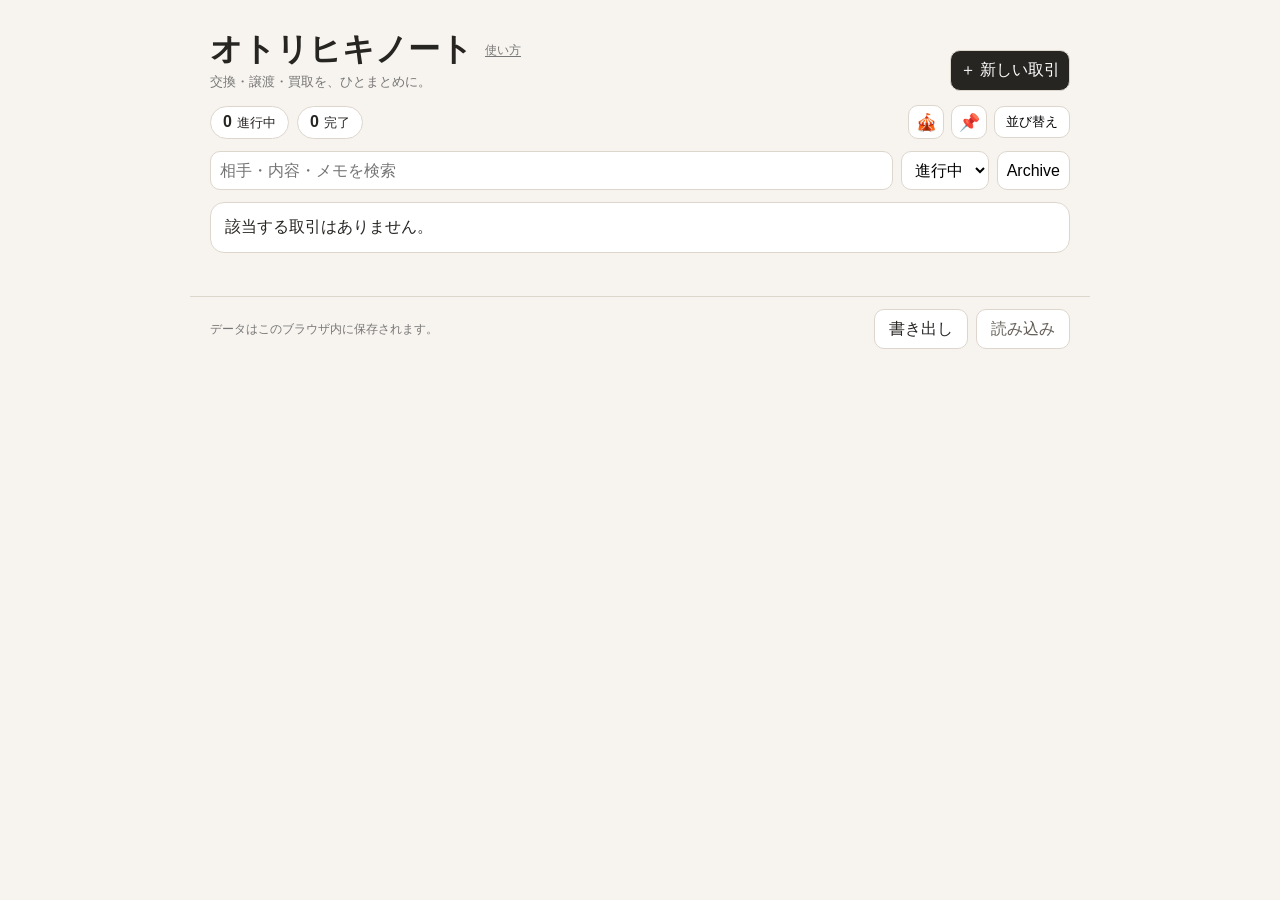
<file: index.html>
<!DOCTYPE html>
<html lang="ja">
 <head>
  <meta charset="utf-8"/>
  <meta content="width=device-width,initial-scale=1" name="viewport"/>
  <title>
   オトリヒキノート
  </title>
  <link href="./favicon.png" rel="icon" type="image/png"/>
  <link href="./favicon.ico" rel="icon"/>
  <link href="./apple-touch-icon.png" rel="apple-touch-icon"/>
  <link href="styles.css?v=101tag" rel="stylesheet"/>
 </head>
 <body>
  <header>
   <div class="title-block">
    <div class="title-row">
     <h1>
      オトリヒキノート
     </h1>
     <button class="help-link" id="helpBtn" type="button">
      使い方
     </button>
    </div>
    <small>
     交換・譲渡・買取を、ひとまとめに。
    </small>
   </div>
   <button id="new">
    ＋ 新しい取引
   </button>
  </header>
  <main>
   <div class="summary-row">
    <div id="stats">
    </div>
    <div class="summary-actions">
     <button aria-label="イベント表示" id="eventModeBtn" title="イベント表示" type="button">
      🎪
     </button>
     <button aria-label="長期表示" id="longModeBtn" title="長期表示" type="button">
      📌
     </button>
     <button id="reorderBtn" type="button">
      並び替え
     </button>
    </div>
   </div>
   <div class="event-hint hide" id="eventHint">
    手渡しの取引だけを簡易表示します。「完了」を受け渡し済みとして扱います。
   </div>
   <div class="event-hint hide" id="longHint">
    「長期」に設定した取引だけを表示します。
   </div>
   <div class="tools">
    <input id="q" placeholder="相手・内容・メモを検索"/>
    <select id="filter">
     <option value="active">
      進行中
     </option>
     <option value="done">
      完了
     </option>
     <option value="all">
      すべて
     </option>
    </select>
    <button class="hide" id="bulkArchive" type="button">
     完了分をArchive
    </button>
    <button id="archives">
     Archive
    </button>
   </div>
   <div id="tagFilterWrap" class="tag-filter-wrap hide">
    <button id="tagFilterToggle" class="tag-filter-toggle" type="button" aria-expanded="false">
     🏷️ タグで絞り込み
    </button>
    <div id="tagFilterPanel" class="tag-filter-panel hide">
     <div id="tagFilterChips" class="tag-filter-chips"></div>
     <button id="clearTagFilter" class="tag-filter-clear hide" type="button">絞り込み解除</button>
    </div>
   </div>
   <div id="cards">
   </div>
  </main>
  <dialog class="help-dialog" id="helpDlg">
   <div class="dialog-head">
    <h2>
     使い方・ヘルプ
    </h2>
    <button aria-label="閉じる" class="closebtn" id="closeHelp" type="button">
     ×
    </button>
   </div>
   <div class="help-body">
    <p>
     <strong>
      オトリヒキノート
     </strong>
     は、X（Twitter）などでのグッズ交換・譲渡・買取を管理するためのWebアプリです。
    </p>
    <p>
     <strong>
      基本の使い方
     </strong>
     <br/>
     「新しい取引」から登録し、進行に合わせて一覧のステータスを変更します。完了した取引はArchiveへ移動できます。必要に応じて並び替えや検索も利用できます。
    </p>
    <p>
     <strong>
      表示切り替え
     </strong>
     <br/>
     🎪 はイベント表示、📌 は長期表示です。もう一度押すと通常表示に戻ります。
    </p>
    <p>
     <strong>
      データについて
     </strong>
     <br/>
     登録データはこのブラウザ内に保存されます。制作者側のサーバーには送信されません。ブラウザのサイトデータを削除すると消える場合があるため、必要に応じて「書き出し」でバックアップしてください。
    </p>
    <p>
     <strong>
      詳しい使い方
     </strong>
     <br/>
     <a href="./README.html" rel="noopener noreferrer" target="_blank">
      README.htmlを見る
     </a>
    </p>
    <p>
     <strong>
      不具合・お問い合わせ
     </strong>
     <br/>
     X：
     <a href="https://x.com/uznim05" rel="noopener noreferrer" target="_blank">
      @uznim05
     </a>
     <br/>
     X：
     <a href="https://x.com/s_renge" rel="noopener noreferrer" target="_blank">
      @s_renge
     </a>
    </p>
   </div>
  </dialog>
  <dialog id="dlg">
   <form method="dialog">
    <div class="dialog-head">
     <div>
      <h2 id="title">
       新しい取引
      </h2>
      <div class="registered-at hide" id="registeredAt">
      </div>
     </div>
     <button aria-label="閉じる" class="closebtn" id="closeDlg" type="button">
      ×
     </button>
    </div>
    <input id="id" type="hidden"/>
    <div class="grid">
     <label>
      取引種別
      <select id="type">
       <option>
        交換
       </option>
       <option>
        譲渡
       </option>
       <option>
        買取
       </option>
      </select>
     </label>
     <label>
      受け渡し
      <select id="delivery">
       <option>
        郵送
       </option>
       <option>
        手渡し
       </option>
      </select>
     </label>
     <label class="check long-check">
      <input id="longTerm" type="checkbox"/>
      長期のお取引
     </label>
     <div class="long-schedule hide" id="longSchedule">
      <label>
       予定年
       <input id="longYear" inputmode="numeric" maxlength="4" placeholder="例 2027" type="text"/>
      </label>
      <label>
       予定月
       <select id="longMonth">
        <option value="">未定</option>
        <option value="1">1月</option>
        <option value="2">2月</option>
        <option value="3">3月</option>
        <option value="4">4月</option>
        <option value="5">5月</option>
        <option value="6">6月</option>
        <option value="7">7月</option>
        <option value="8">8月</option>
        <option value="9">9月</option>
        <option value="10">10月</option>
        <option value="11">11月</option>
        <option value="12">12月</option>
       </select>
      </label>
      <label>
       時期
       <select id="longPeriod">
        <option value="">未定</option>
        <option>上旬</option>
        <option>中旬</option>
        <option>下旬</option>
       </select>
      </label>
     </div>
     <label>
      ステータス
      <select id="status">
      </select>
     </label>
     <label>
      相手の表示名
      <input id="name"/>
     </label>
     <label>
      X ID
      <input id="xid" placeholder="@example"/>
     </label>
    </div>
    <label>
     取引内容
     <textarea id="items" rows="3"></textarea>
    </label>
    <div class="grid" id="postal">
     <label>
      自分の発送日
      <span class="date-wrap">
       <input id="myShip" type="date"/>
      </span>
     </label>
     <label>
      相手の発送日
      <span class="date-wrap">
       <input id="theirShip" type="date"/>
      </span>
     </label>
     <label>
      発送方法
      <input id="shipping"/>
      <div aria-label="発送方法の候補" class="shipping-chips">
       <button class="ship-chip" data-ship="普通郵便" type="button">
        普通郵便
       </button>
       <button class="ship-chip" data-ship="クリックポスト" type="button">
        クリックポスト
       </button>
       <button class="ship-chip" data-ship="ゆうパケット" type="button">
        ゆうパケット
       </button>
       <button class="ship-chip" data-ship="レターパック" type="button">
        レターパック
       </button>
       <button class="ship-chip" data-ship="宅急便" type="button">
        宅急便
       </button>
      </div>
     </label>
     <label>
      追跡番号
      <input id="tracking"/>
     </label>
    </div>
    <div class="grid hide" id="meet">
     <label>
      手渡し日
      <span class="date-wrap">
       <input id="meetDate" type="date"/>
      </span>
     </label>
     <label>
      手渡し時間（任意）
      <input aria-describedby="meetTimeError" id="meetTime" inputmode="numeric" placeholder="例 1400 → 14:00" type="text"/>
      <span class="field-error hide" id="meetTimeError">「1400」「930」「14」「14:30」などで入力してください。</span>
     </label>
     <label>
      手渡し場所
      <input id="meetPlace"/>
     </label>
    </div>
    <div id="money">
     <div class="grid">
      <label>
       商品代
       <input id="price" inputmode="numeric"/>
      </label>
      <label>
       送料
       <input id="postage" inputmode="numeric"/>
      </label>
     </div>
     <label class="check">
      <input id="paid" type="checkbox"/>
      支払い済み
     </label>
    </div>
    <label class="check" id="address">
     <input id="addressExchanged" type="checkbox"/>
     住所交換済み
    </label>
    <div class="tag-editor-wrap compact-tag-editor">
     <div class="tag-editor-head">
      <span>タグ</span>
      <button id="addTagBtn" type="button">＋ タグ追加</button>
     </div>
     <div id="selectedTagChips" class="selected-tag-chips"></div>
     <div id="tagComposer" class="tag-composer hide">
      <input id="tagComposerName" maxlength="40" placeholder="タグ名">
      <select id="tagComposerColor">
       <option value="blue">ブルー</option>
       <option value="yellow">イエロー</option>
       <option value="orange">オレンジ</option>
       <option value="green">グリーン</option>
       <option value="pink">ピンク</option>
       <option value="red">レッド</option>
       <option value="purple">パープル</option>
       <option value="gray">グレー</option>
      </select>
      <div class="tag-composer-actions">
       <button id="tagComposerSave" type="button">追加</button>
       <button id="tagComposerContinue" type="button">続けて追加</button>
       <button id="tagComposerDelete" class="danger-link hide" type="button">削除</button>
       <button id="tagComposerCancel" type="button">キャンセル</button>
      </div>
     </div>
     <div id="recentTagsWrap" class="recent-tags-wrap hide">
      <div class="recent-tags-title">最近使ったタグ</div>
      <div id="recentTags" class="recent-tags"></div>
     </div>
     <small class="tag-help">タグをタップすると色変更・削除できます。</small>
    </div>
    <label>
     メモ
     <textarea id="memo" rows="4"></textarea>
    </label>
    <div class="actions">
     <button id="save" type="button">
      保存
     </button>
     <span class="action-gap">
     </span>
     <div class="danger-actions">
      <button id="arc" type="button">
       Archiveへ
      </button>
      <button id="del" type="button">
       削除
      </button>
     </div>
    </div>
   </form>
  </dialog>
  <footer>
   <span>
    データはこのブラウザ内に保存されます。
   </span>
   <button id="export">
    書き出し
   </button>
   <label class="file">
    読み込み
    <input accept=".json" id="import" type="file"/>
   </label>
  </footer>
  <script src="app.js?v=102tag">
  </script>
 </body>
</html>
</file>
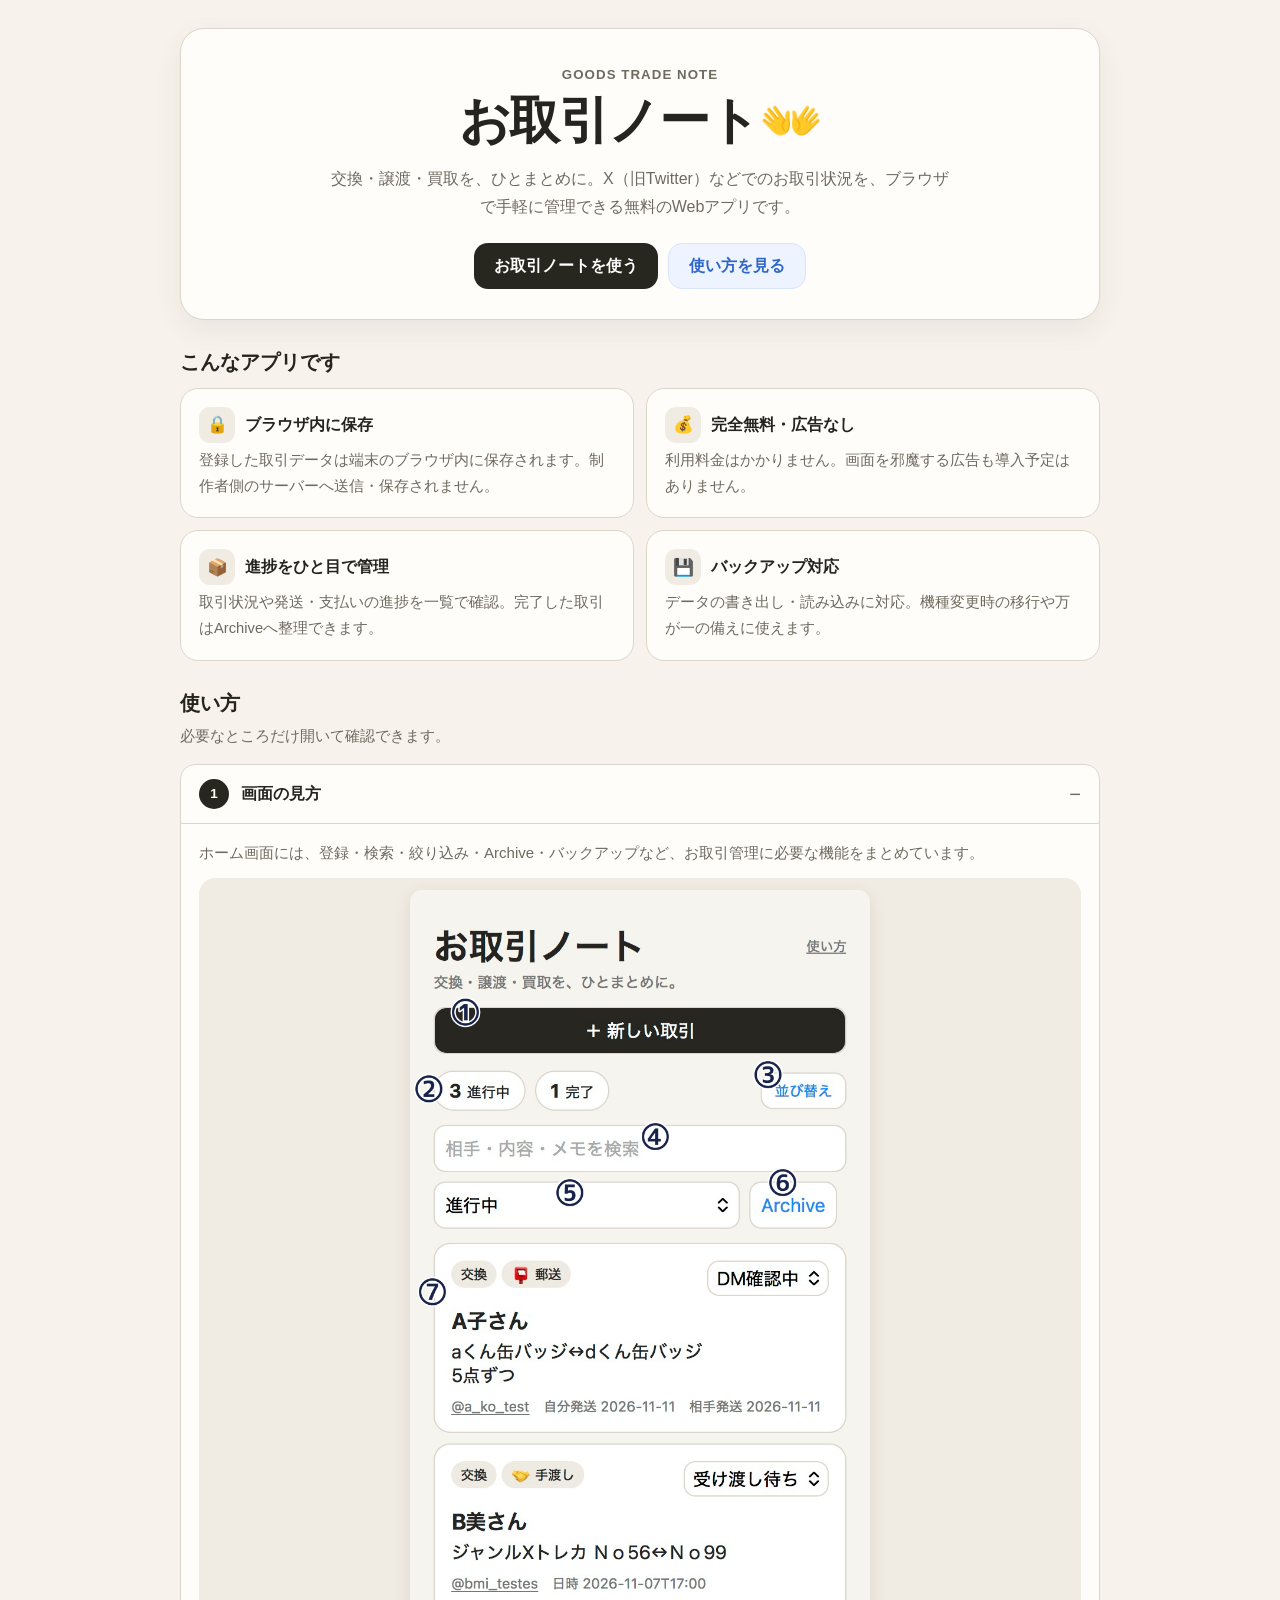
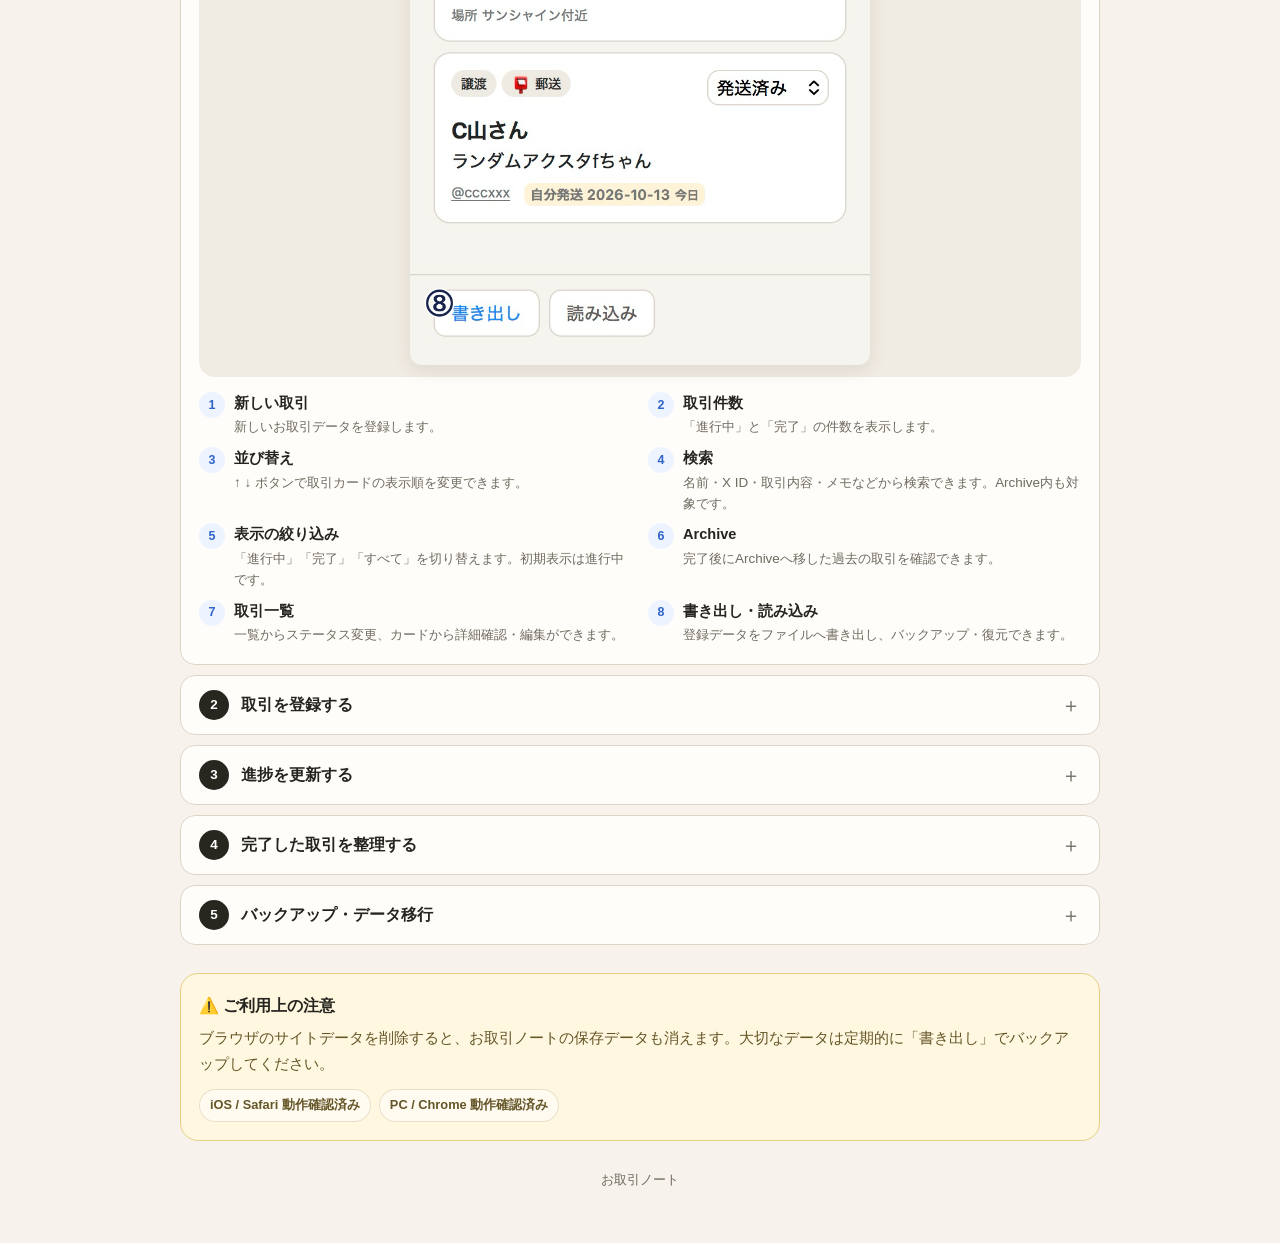
<file: README.html>
<!doctype html>
<html lang="ja">
<head>
  <meta charset="utf-8">
  <meta name="viewport" content="width=device-width, initial-scale=1">
  <meta name="theme-color" content="#f7f3ec">
  <title>お取引ノート｜使い方・ご案内</title>
  <style>
    :root {
      --rn-bg: #f7f3ec;
      --rn-surface: #fffdf9;
      --rn-surface-2: #f1ece3;
      --rn-text: #25241f;
      --rn-muted: #6f6a60;
      --rn-line: #ddd5c8;
      --rn-accent: #2e65c7;
      --rn-accent-soft: #edf3ff;
      --rn-dark: #272720;
      --rn-warn-bg: #fff7df;
      --rn-warn-line: #e8cf84;
      --rn-shadow: 0 10px 28px rgba(55, 45, 25, .07);
      --rn-radius: 18px;
    }

    * { box-sizing: border-box; }

    html { scroll-behavior: smooth; }

    body.rn-page {
      margin: 0;
      background: var(--rn-bg);
      color: var(--rn-text);
      font-family: -apple-system, BlinkMacSystemFont, "Segoe UI", "Hiragino Kaku Gothic ProN", "Yu Gothic", Meiryo, sans-serif;
      line-height: 1.75;
      -webkit-text-size-adjust: 100%;
    }

    .rn-shell {
      width: min(920px, calc(100% - 28px));
      margin: 0 auto;
      padding: 28px 0 52px;
    }

    .rn-hero {
      padding: 34px 28px 30px;
      background: var(--rn-surface);
      border: 1px solid var(--rn-line);
      border-radius: 24px;
      box-shadow: var(--rn-shadow);
      text-align: center;
    }

    .rn-kicker {
      margin: 0 0 6px;
      color: var(--rn-muted);
      font-size: .83rem;
      font-weight: 700;
      letter-spacing: .08em;
    }

    .rn-title {
      margin: 0;
      font-size: clamp(2rem, 8vw, 3.2rem);
      line-height: 1.15;
      letter-spacing: -.03em;
    }

    .rn-lead {
      max-width: 620px;
      margin: 14px auto 0;
      color: var(--rn-muted);
      font-size: 1rem;
    }

    .rn-actions {
      display: flex;
      justify-content: center;
      flex-wrap: wrap;
      gap: 10px;
      margin-top: 22px;
    }

    .rn-button {
      display: inline-flex;
      align-items: center;
      justify-content: center;
      min-height: 46px;
      padding: 0 20px;
      border-radius: 14px;
      text-decoration: none;
      font-weight: 800;
      transition: transform .15s ease, opacity .15s ease;
    }

    .rn-button:hover { transform: translateY(-1px); }

    .rn-button--primary {
      background: var(--rn-dark);
      color: #fff;
    }

    .rn-button--sub {
      background: var(--rn-accent-soft);
      color: var(--rn-accent);
      border: 1px solid #d7e4ff;
    }

    .rn-section {
      margin-top: 28px;
    }

    .rn-section-title {
      margin: 0 0 12px;
      font-size: 1.28rem;
      line-height: 1.35;
    }

    .rn-section-note {
      margin: -4px 0 14px;
      color: var(--rn-muted);
      font-size: .92rem;
    }

    .rn-feature-grid {
      display: grid;
      grid-template-columns: repeat(2, minmax(0, 1fr));
      gap: 12px;
    }

    .rn-feature {
      padding: 18px;
      background: var(--rn-surface);
      border: 1px solid var(--rn-line);
      border-radius: var(--rn-radius);
    }

    .rn-feature-head {
      display: flex;
      align-items: center;
      gap: 10px;
      margin-bottom: 5px;
      font-weight: 800;
    }

    .rn-icon {
      display: grid;
      place-items: center;
      width: 36px;
      height: 36px;
      flex: 0 0 auto;
      border-radius: 11px;
      background: var(--rn-surface-2);
      font-size: 1.05rem;
    }

    .rn-feature p {
      margin: 0;
      color: var(--rn-muted);
      font-size: .92rem;
    }

    .rn-accordion {
      display: grid;
      gap: 10px;
    }

    .rn-details {
      overflow: hidden;
      background: var(--rn-surface);
      border: 1px solid var(--rn-line);
      border-radius: 15px;
    }

    .rn-details summary {
      display: flex;
      align-items: center;
      gap: 12px;
      min-height: 58px;
      padding: 14px 18px;
      list-style: none;
      cursor: pointer;
      font-weight: 800;
      user-select: none;
    }

    .rn-details summary::-webkit-details-marker { display: none; }

    .rn-details summary::after {
      content: "＋";
      margin-left: auto;
      color: var(--rn-muted);
      font-size: 1.25rem;
      font-weight: 500;
      line-height: 1;
    }

    .rn-details[open] summary::after { content: "−"; }

    .rn-details[open] summary {
      border-bottom: 1px solid var(--rn-line);
    }

    .rn-step {
      display: grid;
      place-items: center;
      width: 30px;
      height: 30px;
      flex: 0 0 auto;
      border-radius: 50%;
      background: var(--rn-dark);
      color: #fff;
      font-size: .84rem;
    }

    .rn-details-body {
      padding: 16px 18px 18px;
      color: var(--rn-muted);
      font-size: .94rem;
    }

    .rn-details-body p { margin: 0; }
    .rn-details-body p + p { margin-top: 10px; }

    .rn-screenshot-wrap {
      margin: 12px 0 0;
      padding: 12px;
      background: var(--rn-surface-2);
      border-radius: 16px;
      text-align: center;
    }

    .rn-screenshot {
      display: block;
      width: min(100%, 460px);
      height: auto;
      margin: 0 auto;
      border-radius: 12px;
      box-shadow: 0 5px 18px rgba(55, 45, 25, .10);
    }

    .rn-number-grid {
      display: grid;
      grid-template-columns: repeat(2, minmax(0, 1fr));
      gap: 8px 16px;
      margin-top: 14px;
    }

    .rn-number-item {
      display: grid;
      grid-template-columns: 28px 1fr;
      gap: 7px;
      align-items: start;
    }

    .rn-number-badge {
      display: inline-flex;
      align-items: center;
      justify-content: center;
      width: 26px;
      height: 26px;
      margin-top: 1px;
      border-radius: 50%;
      background: var(--rn-accent-soft);
      color: var(--rn-accent);
      font-size: .78rem;
      font-weight: 800;
      line-height: 1;
    }

    .rn-number-item strong {
      display: block;
      color: var(--rn-text);
      font-size: .91rem;
    }

    .rn-number-item > div > span {
      display: block;
      margin-top: 1px;
      font-size: .84rem;
      line-height: 1.55;
    }

    .rn-warning {
      padding: 18px;
      background: var(--rn-warn-bg);
      border: 1px solid var(--rn-warn-line);
      border-radius: var(--rn-radius);
    }

    .rn-warning-title {
      margin: 0 0 6px;
      font-size: 1rem;
    }

    .rn-warning p {
      margin: 0;
      font-size: .92rem;
      color: #655628;
    }

    .rn-meta {
      display: flex;
      flex-wrap: wrap;
      gap: 8px;
      margin-top: 12px;
    }

    .rn-chip {
      display: inline-flex;
      align-items: center;
      min-height: 30px;
      padding: 4px 10px;
      border-radius: 999px;
      background: rgba(255,255,255,.55);
      border: 1px solid rgba(150,123,56,.22);
      color: #655628;
      font-size: .8rem;
      font-weight: 700;
    }

    .rn-footer {
      margin-top: 28px;
      color: var(--rn-muted);
      text-align: center;
      font-size: .8rem;
    }

    @media (max-width: 640px) {
      .rn-shell {
        width: min(100% - 20px, 920px);
        padding-top: 14px;
      }

      .rn-hero {
        padding: 26px 18px 24px;
        border-radius: 20px;
      }

      .rn-feature-grid,
      .rn-number-grid {
        grid-template-columns: 1fr;
      }

      .rn-feature { padding: 15px; }
      .rn-details summary { padding: 13px 15px; }
      .rn-details-body { padding: 14px 15px 16px; }

      .rn-button {
        width: 100%;
      }
    }

    @media (prefers-reduced-motion: reduce) {
      html { scroll-behavior: auto; }
      .rn-button { transition: none; }
    }
  </style>
</head>
<body class="rn-page">
  <main class="rn-shell">
    <header class="rn-hero">
      <p class="rn-kicker">GOODS TRADE NOTE</p>
      <h1 class="rn-title">お取引ノート👐</h1>
      <p class="rn-lead">交換・譲渡・買取を、ひとまとめに。X（旧Twitter）などでのお取引状況を、ブラウザで手軽に管理できる無料のWebアプリです。</p>
      <div class="rn-actions">
        <a class="rn-button rn-button--primary" href="./index.html">お取引ノートを使う</a>
        <a class="rn-button rn-button--sub" href="#rn-guide">使い方を見る</a>
      </div>
    </header>

    <section class="rn-section" aria-labelledby="rn-features-title">
      <h2 class="rn-section-title" id="rn-features-title">こんなアプリです</h2>
      <div class="rn-feature-grid">
        <article class="rn-feature">
          <div class="rn-feature-head"><span class="rn-icon" aria-hidden="true">🔒</span><span>ブラウザ内に保存</span></div>
          <p>登録した取引データは端末のブラウザ内に保存されます。制作者側のサーバーへ送信・保存されません。</p>
        </article>
        <article class="rn-feature">
          <div class="rn-feature-head"><span class="rn-icon" aria-hidden="true">💰</span><span>完全無料・広告なし</span></div>
          <p>利用料金はかかりません。画面を邪魔する広告も導入予定はありません。</p>
        </article>
        <article class="rn-feature">
          <div class="rn-feature-head"><span class="rn-icon" aria-hidden="true">📦</span><span>進捗をひと目で管理</span></div>
          <p>取引状況や発送・支払いの進捗を一覧で確認。完了した取引はArchiveへ整理できます。</p>
        </article>
        <article class="rn-feature">
          <div class="rn-feature-head"><span class="rn-icon" aria-hidden="true">💾</span><span>バックアップ対応</span></div>
          <p>データの書き出し・読み込みに対応。機種変更時の移行や万が一の備えに使えます。</p>
        </article>
      </div>
    </section>

    <section class="rn-section" id="rn-guide" aria-labelledby="rn-guide-title">
      <h2 class="rn-section-title" id="rn-guide-title">使い方</h2>
      <p class="rn-section-note">必要なところだけ開いて確認できます。</p>

      <div class="rn-accordion">
        <details class="rn-details" open>
          <summary><span class="rn-step">1</span><span>画面の見方</span></summary>
          <div class="rn-details-body">
            <p>ホーム画面には、登録・検索・絞り込み・Archive・バックアップなど、お取引管理に必要な機能をまとめています。</p>
            <div class="rn-screenshot-wrap">
              <img class="rn-screenshot" src="./img/20261017234622.PNG" alt="お取引ノートのホーム画面。各機能に1から8の番号が付いています。">
            </div>
            <div class="rn-number-grid">
              <div class="rn-number-item"><span class="rn-number-badge">1</span><div><strong>新しい取引</strong><span>新しいお取引データを登録します。</span></div></div>
              <div class="rn-number-item"><span class="rn-number-badge">2</span><div><strong>取引件数</strong><span>「進行中」と「完了」の件数を表示します。</span></div></div>
              <div class="rn-number-item"><span class="rn-number-badge">3</span><div><strong>並び替え</strong><span>↑ ↓ ボタンで取引カードの表示順を変更できます。</span></div></div>
              <div class="rn-number-item"><span class="rn-number-badge">4</span><div><strong>検索</strong><span>名前・X ID・取引内容・メモなどから検索できます。Archive内も対象です。</span></div></div>
              <div class="rn-number-item"><span class="rn-number-badge">5</span><div><strong>表示の絞り込み</strong><span>「進行中」「完了」「すべて」を切り替えます。初期表示は進行中です。</span></div></div>
              <div class="rn-number-item"><span class="rn-number-badge">6</span><div><strong>Archive</strong><span>完了後にArchiveへ移した過去の取引を確認できます。</span></div></div>
              <div class="rn-number-item"><span class="rn-number-badge">7</span><div><strong>取引一覧</strong><span>一覧からステータス変更、カードから詳細確認・編集ができます。</span></div></div>
              <div class="rn-number-item"><span class="rn-number-badge">8</span><div><strong>書き出し・読み込み</strong><span>登録データをファイルへ書き出し、バックアップ・復元できます。</span></div></div>
            </div>
          </div>
        </details>

        <details class="rn-details">
          <summary><span class="rn-step">2</span><span>取引を登録する</span></summary>
          <div class="rn-details-body">
            <p>「＋ 新しい取引」をタップし、相手の表示名・X ID（@xxx）・取引種別（交換／譲渡／買取）・取引詳細などを入力します。</p>
          </div>
        </details>

        <details class="rn-details">
          <summary><span class="rn-step">3</span><span>進捗を更新する</span></summary>
          <div class="rn-details-body">
            <p>「DM確認中」「発送待ち」「完了」など、進行状況に合わせてステータスを変更できます。取引編集画面だけでなく、一覧から直接切り替えることもできます。</p>
            <p>住所交換済み🏠・支払い済み💰にチェックを入れると、一覧カードにも絵文字バッジが表示されます。</p>
          </div>
        </details>

        <details class="rn-details">
          <summary><span class="rn-step">4</span><span>完了した取引を整理する</span></summary>
          <div class="rn-details-body">
            <p>普段は「進行中」の取引だけを表示して、対応が必要なものに集中できます。完了した取引は「完了」表示やArchiveへ移して整理できます。</p>
          </div>
        </details>

        <details class="rn-details">
          <summary><span class="rn-step">5</span><span>バックアップ・データ移行</span></summary>
          <div class="rn-details-body">
            <p>画面下部の「書き出し」から登録データをファイルに保存できます。「読み込み」では、書き出しておいたデータをブラウザへ戻せます。</p>
            <p>ブラウザのサイトデータを削除する前や、機種変更の前にはバックアップをおすすめします。</p>
          </div>
        </details>
      </div>
    </section>

    <section class="rn-section" aria-labelledby="rn-notice-title">
      <div class="rn-warning">
        <h2 class="rn-warning-title" id="rn-notice-title">⚠️ ご利用上の注意</h2>
        <p>ブラウザのサイトデータを削除すると、お取引ノートの保存データも消えます。大切なデータは定期的に「書き出し」でバックアップしてください。</p>
        <div class="rn-meta" aria-label="動作確認環境">
          <span class="rn-chip">iOS / Safari 動作確認済み</span>
          <span class="rn-chip">PC / Chrome 動作確認済み</span>
        </div>
      </div>
    </section>

    <footer class="rn-footer">お取引ノート</footer>
  </main>
</body>
</html>
</file>
<file: styles.css>
*{box-sizing:border-box}body{margin:0;background:#f7f4ef;color:#272522;font-family:-apple-system,BlinkMacSystemFont,"Hiragino Sans","Yu Gothic UI",sans-serif}header,main,footer{max-width:900px;margin:auto}header{padding:28px 20px 14px;display:flex;justify-content:space-between;align-items:end}h1{margin:0}small{color:#777}button,.file,input,select,textarea{font:inherit;border:1px solid #ddd6cd;background:#fff;border-radius:10px;padding:9px}header button,#save{background:#272522;color:white}.tools{display:flex;gap:8px;margin:12px 0}.tools input{flex:1}main{padding:0 20px 90px}#stats{display:flex;gap:8px}.stat{background:white;border:1px solid #ddd6cd;border-radius:999px;padding:6px 12px;font-size:13px}.stat b{font-size:16px;margin-right:5px}.card{background:white;border:1px solid #ddd6cd;border-radius:14px;padding:14px;margin:9px 0;cursor:pointer}.top{display:flex;justify-content:space-between;gap:8px}.badge{background:#efebe5;border-radius:999px;padding:4px 8px;font-size:12px}.quick{width:auto;padding:4px 7px}.card h3{margin:10px 0 4px}.card p{margin:4px 0;white-space:pre-wrap}.meta{display:flex;gap:12px;flex-wrap:wrap;color:#777;font-size:12px;margin-top:9px}dialog{border:0;border-radius:16px;width:min(700px,calc(100% - 24px));padding:18px}dialog::backdrop{background:#0006}dialog h2{margin-top:0}.grid{display:grid;grid-template-columns:1fr 1fr;gap:10px}label{display:block;font-size:13px;color:#655f58;margin-top:10px}label input,label select,label textarea{display:block;width:100%;margin-top:4px}.check{display:flex;align-items:center;gap:7px}.check input{width:auto;margin:0}.actions{display:grid;grid-template-columns:auto auto 1fr auto auto;gap:7px;margin-top:18px}#del{color:#a22}.hide{display:none!important}footer{position:fixed;bottom:0;left:0;right:0;padding:9px 20px;border-top:1px solid #ddd6cd;background:#f7f4eff0;display:flex;gap:7px;align-items:center}footer span{margin-right:auto;font-size:12px;color:#777}.file input{display:none}@media(max-width:600px){header{flex-direction:column;align-items:stretch;gap:12px}.grid{grid-template-columns:1fr}.tools{display:grid;grid-template-columns:1fr auto auto}.tools input{grid-column:1/-1}footer span{display:none}.actions{grid-template-columns:auto auto 1fr}.actions span{display:none}}
.dialog-head{display:flex;align-items:center;justify-content:space-between;gap:12px}.dialog-head h2{margin:0}.closebtn{border:0;background:transparent;font-size:25px;line-height:1;padding:7px 9px}
.actions{display:flex;align-items:center;gap:7px;margin-top:18px}.action-gap{width:24px}.actions #save{order:0}.actions #del{order:2}.actions #arc{order:3}
footer button,footer .file{height:38px;min-height:38px;padding:0 12px;display:inline-flex;align-items:center;justify-content:center;line-height:1;border:1px solid #ddd6cd}
@media(max-width:600px){dialog input,dialog select,dialog textarea{font-size:16px}.actions{display:flex}.action-gap{width:18px}}

/* v0.5.2: safe iPhone refinements, based on working v0.4 */
#dlg{
  max-height:88dvh;
  overflow-y:auto;
  -webkit-overflow-scrolling:touch;
  overscroll-behavior:contain;
}
#dlg .dialog-head{
  position:sticky;
  top:-18px;
  z-index:10;
  background:#fff;
  padding-top:18px;
  padding-bottom:12px;
  border-bottom:1px solid #eee9e2;
}
#dlg input:not([type="checkbox"]):not([type="hidden"]),
#dlg select{
  height:44px;
  min-height:44px;
  box-sizing:border-box;
}
#dlg input[type="date"],
#dlg input[type="datetime-local"]{
  height:44px;
  min-height:44px;
  line-height:normal;
}
.actions{
  display:flex;
  align-items:center;
  gap:8px;
}
.actions .action-gap{
  flex:1 1 auto;
  min-width:36px;
}
.actions #save,.actions #arc,.actions #del{flex:0 0 auto;white-space:nowrap}
@media(max-width:600px){
  #dlg{max-height:88dvh}
  #dlg input,#dlg select,#dlg textarea{font-size:16px}
  .actions{display:flex}
  .actions .action-gap{min-width:24px}
}

/* v0.6 layout overrides */
footer{
  position:static !important;
  max-width:900px;
  margin:18px auto 0;
  padding:12px 20px 24px;
  border-top:1px solid #ddd6cd;
  background:transparent;
  display:flex;
  align-items:center;
  gap:8px;
}
footer span{margin-right:auto}
footer button,footer .file{
  box-sizing:border-box !important;
  height:40px !important;
  min-height:40px !important;
  padding:0 14px !important;
  margin:0 !important;
  display:inline-flex !important;
  align-items:center !important;
  justify-content:center !important;
  line-height:1 !important;
  vertical-align:middle;
}
main{padding-bottom:16px !important}
.actions{
  display:flex !important;
  align-items:center !important;
  width:100%;
  gap:0 !important;
}
.actions #save{margin:0 !important}
.actions .action-gap{display:block !important;flex:1 1 auto !important;min-width:42px !important}
.danger-actions{display:flex;align-items:center;gap:8px}
.danger-actions #arc,.danger-actions #del{margin:0 !important;white-space:nowrap}
#dlg input[type="date"],#dlg input[type="datetime-local"]{
  height:44px !important;
  min-height:44px !important;
  max-height:44px !important;
  padding:0 11px !important;
  font-size:16px !important;
  font-weight:400 !important;
  line-height:normal !important;
  border-radius:10px !important;
  box-sizing:border-box !important;
}
#dlg input[type="date"]::-webkit-date-and-time-value,
#dlg input[type="datetime-local"]::-webkit-date-and-time-value{
  text-align:left;
  min-height:0;
  margin:0;
}
@media(max-width:600px){
 footer{display:flex !important}
 footer span{display:none !important}
 .actions .action-gap{min-width:32px !important}
 .danger-actions{gap:7px}
}

/* v0.6.1: iOS date width fix */
#dlg .grid{
  display:grid;
  grid-template-columns:repeat(2,minmax(0,1fr));
  gap:10px;
}
#dlg input[type="date"],
#dlg input[type="datetime-local"]{
  min-width:0 !important;
  width:100% !important;
  max-width:100% !important;
  box-sizing:border-box !important;
  padding:0 12px !important;
  -webkit-min-logical-width:0;
}
@media(max-width:600px){
  #dlg .grid{
    grid-template-columns:1fr;
  }
}

/* v0.6.2: iOS date width workaround using wrapper */
#dlg .date-wrap{
  display:block;
  width:100%;
  margin-top:4px;
  padding:0 12px;
  border:1px solid #ddd6cd;
  border-radius:10px;
  background:#fff;
  box-sizing:border-box;
  overflow:hidden;
}

#dlg .date-wrap input[type="date"],
#dlg .date-wrap input[type="datetime-local"]{
  display:block;
  width:100% !important;
  min-width:0 !important;
  max-width:100% !important;
  height:44px !important;
  min-height:44px !important;
  max-height:44px !important;
  padding:0 !important;
  margin:0 !important;
  border:0 !important;
  border-radius:0 !important;
  background:transparent !important;
  box-sizing:border-box !important;
  font-size:16px !important;
  font-weight:400 !important;
  line-height:normal !important;
  -webkit-min-logical-width:0;
}

/* The label-level generic input margin should not create extra space inside date-wrap */
#dlg label .date-wrap input{
  margin-top:0 !important;
}

/* v0.6.3: vertically center iOS date text */
#dlg .date-wrap{
  display:flex !important;
  align-items:center !important;
}
#dlg .date-wrap input[type="date"],
#dlg .date-wrap input[type="datetime-local"]{
  height:42px !important;
  min-height:42px !important;
  max-height:42px !important;
  line-height:42px !important;
  vertical-align:middle !important;
}
#dlg .date-wrap input[type="date"]::-webkit-date-and-time-value,
#dlg .date-wrap input[type="datetime-local"]::-webkit-date-and-time-value{
  margin:0 !important;
  padding:0 !important;
  min-height:0 !important;
  line-height:42px !important;
  text-align:left;
}

/* v0.7 */
.summary-row{display:flex;align-items:center;justify-content:space-between;gap:12px}
#reorderBtn{flex:0 0 auto;padding:6px 11px;font-size:13px}
.card{position:relative}
.drag-handle{display:none;flex:0 0 auto;min-width:42px;min-height:42px;align-items:center;justify-content:center;font-size:24px;line-height:1;cursor:grab;user-select:none;-webkit-user-select:none;touch-action:none;color:#777}
.reorder-mode .card{cursor:default}
.reorder-mode .drag-handle{display:inline-flex}
.reorder-mode .quick{display:none}
.card.dragging{opacity:.72;box-shadow:0 10px 28px #0002}
.x-link{color:inherit;text-decoration:underline;text-underline-offset:2px}

/* v0.8 */
.registered-at{margin-top:4px;font-size:12px;color:#777}
.move-buttons{display:none;flex:0 0 auto;gap:6px;align-items:center}
.reorder-mode .move-buttons{display:flex}
.reorder-mode .quick{display:none}
.move-btn{width:38px;height:38px;padding:0;display:inline-flex;align-items:center;justify-content:center;font-size:19px;line-height:1}
.move-btn:disabled{opacity:.3;cursor:default}
.date-soon{font-weight:600}
.date-today{background:#fff3d8;border-radius:6px;padding:2px 5px}
.date-tomorrow{background:#eef3ff;border-radius:6px;padding:2px 5px}
.date-past{background:#f8e9e7;border-radius:6px;padding:2px 5px}
.date-note{margin-left:4px;font-size:11px}

/* v0.9 */
.header-actions{display:flex;gap:8px;align-items:center}
.header-actions #helpBtn{background:#fff;color:#272522}
.help-dialog{width:min(560px,calc(100% - 28px));max-height:82dvh;overflow:auto}
.help-dialog .dialog-head{position:sticky;top:0;background:#fff;z-index:2;padding-bottom:10px;border-bottom:1px solid #eee9e2}
.help-body{padding-top:2px;font-size:14px;line-height:1.7}
.help-body p{margin:14px 0}
.help-body a{color:inherit;text-decoration:underline;text-underline-offset:2px}
.registered-at{white-space:normal}
@media(max-width:600px){
  header .header-actions{display:grid;grid-template-columns:1fr 1fr}
  header .header-actions button{width:100%}
}

/* v0.9.1: compact help link in title row */
.title-block{min-width:0}
.title-row{display:flex;align-items:center;justify-content:space-between;gap:12px}
.title-row h1{flex:0 1 auto}
.help-link{
  border:0 !important;
  background:transparent !important;
  color:#777 !important;
  padding:2px 0 !important;
  font-size:12px !important;
  line-height:1.2;
  text-decoration:underline;
  text-underline-offset:2px;
  white-space:nowrap;
}
.help-link:hover{color:#272522 !important}
@media(max-width:600px){
  header{display:flex}
  header .title-block{width:100%}
  header #new{width:100%}
  .title-row{width:100%}
}

/* v0.9.2 */
.card p{
  display:-webkit-box;
  -webkit-box-orient:vertical;
  -webkit-line-clamp:2;
  overflow:hidden;
}
#bulkArchive{white-space:nowrap}
@media(max-width:600px){
  .tools{grid-template-columns:1fr auto auto}
  #bulkArchive{grid-column:1 / 3}
  #archives{grid-column:3}
}

/* v0.9.4 */
.status-mini{display:inline-flex;align-items:center;justify-content:center;min-width:24px;height:24px;padding:0 5px;border-radius:999px;background:#f3efe9;font-size:13px;line-height:1}
.shipping-chips{display:flex;flex-wrap:wrap;gap:6px;margin-top:7px}
.ship-chip{padding:5px 8px;border-radius:999px;font-size:12px;line-height:1.2;background:#f7f4ef;border:1px solid #ddd6cd}
.meta .unset{color:#999}

/* v0.9.8: 手渡し時間は任意のテキスト入力。
   iOSのtime入力が現在時刻を表示する挙動を避ける。 */


/* v0.10.0 preview: event display */
.summary-actions{
  display:flex;
  align-items:center;
  gap:7px;
}

#eventModeBtn{
  flex:0 0 auto;
  padding:6px 11px;
  font-size:13px;
}

#eventModeBtn.active{
  background:#272522;
  color:#fff;
  border-color:#272522;
}

.event-hint{
  margin:10px 0 4px;
  padding:9px 11px;
  border:1px solid #ddd6cd;
  border-radius:10px;
  background:#fff;
  color:#655f58;
  font-size:12px;
  line-height:1.5;
}

.event-card{
  cursor:pointer;
  padding:12px 14px;
}

.event-card-done{
  opacity:.62;
}

.event-main{
  display:flex;
  align-items:center;
  justify-content:space-between;
  gap:12px;
}

.event-person{
  min-width:0;
}

.event-name{
  font-size:16px;
  font-weight:700;
  line-height:1.35;
}

.event-x{
  margin-top:2px;
  font-size:12px;
  color:#777;
}

.event-meta{
  display:flex;
  flex-wrap:wrap;
  gap:6px 10px;
  margin-top:8px;
  color:#655f58;
  font-size:13px;
}

.event-date{
  font-weight:600;
}

.event-done-btn{
  flex:0 0 auto;
  min-height:38px;
  padding:7px 10px;
  background:#272522;
  color:#fff;
  border-color:#272522;
  white-space:nowrap;
}

.event-done-label{
  flex:0 0 auto;
  padding:6px 9px;
  border-radius:999px;
  background:#efebe5;
  font-size:12px;
  font-weight:600;
  white-space:nowrap;
}

.event-card p{
  margin-top:8px;
  color:#655f58;
  font-size:13px;
  -webkit-line-clamp:1;
}

@media(max-width:600px){
  .summary-row{
    align-items:flex-start;
  }

  .summary-actions{
    gap:5px;
  }

  #eventModeBtn,
  #reorderBtn{
    padding:6px 8px;
    font-size:12px;
  }

  .event-main{
    align-items:flex-start;
  }
}


/* v0.10.1 preview: long-term display */
#longModeBtn{flex:0 0 auto;padding:6px 11px;font-size:13px}
#longModeBtn.active{background:#272522;color:#fff;border-color:#272522}
.long-check{margin-top:4px}
.long-badge{border-style:dashed}
@media(max-width:600px){#longModeBtn{padding:6px 8px;font-size:12px}.summary-actions{flex-wrap:wrap;justify-content:flex-end}}


/* v0.10.2 preview: compact mode buttons */
#eventModeBtn,
#longModeBtn{
  width:36px;
  min-width:36px;
  height:34px;
  padding:0;
  display:inline-flex;
  align-items:center;
  justify-content:center;
  font-size:17px;
  line-height:1;
  white-space:nowrap;
}

.event-done-btn{
  background:#fff;
  color:#272522;
  border:1px solid #aaa39b;
  box-shadow:none;
}

.event-done-btn:hover,
.event-done-btn:focus-visible{
  background:#f4f1ed;
  border-color:#7c756d;
}

#eventModeBtn.active,
#longModeBtn.active{
  background:#272522;
  color:#fff;
  border-color:#272522;
}

@media(max-width:600px){
  #eventModeBtn,
  #longModeBtn{
    width:34px;
    min-width:34px;
    height:32px;
    padding:0;
    font-size:16px;
  }

  .summary-actions{
    flex-wrap:nowrap;
  }
}


/* v0.10.3 preview: 一覧の長期表示をコンパクトなアイコン化 */
.long-icon{
  display:inline-flex;
  align-items:center;
  justify-content:center;
  flex:0 0 auto;
  width:28px;
  height:28px;
  font-size:17px;
  line-height:1;
  white-space:nowrap;
}

/* v0.10.4 preview: long-term rough schedule */
.long-schedule{
  grid-column:1 / -1;
  display:grid;
  grid-template-columns:1fr 1fr 1fr;
  gap:10px;
  margin-top:2px;
}
.long-schedule.hide{display:none}
.long-schedule-label{
  white-space:nowrap;
  font-weight:600;
}
@media(max-width:600px){
  .long-schedule{
    grid-template-columns:1fr;
  }
}

/* v0.10.6 preview: validation and disabled reorder controls */
.field-error{
  display:block;
  margin-top:5px;
  color:#a22;
  font-size:12px;
  line-height:1.45;
}
.move-btn:disabled{
  opacity:.35;
  cursor:not-allowed;
}


/* v0.10.7 preview: colored tags */
.tag-editor-wrap{
  margin-top:14px;
}
.tag-editor-head{
  display:flex;
  align-items:center;
  justify-content:space-between;
  gap:10px;
  font-size:13px;
  color:#655f58;
}
#addTagBtn{
  padding:6px 9px;
  font-size:12px;
}
#tagEditor{
  display:grid;
  gap:7px;
  margin-top:7px;
}
.tag-row{
  display:grid;
  grid-template-columns:minmax(0,1fr) 110px 38px;
  gap:7px;
  align-items:center;
}
.tag-row input,
.tag-row select{
  width:100%;
  margin:0;
}
.tag-remove{
  width:38px;
  height:38px;
  padding:0;
  font-size:18px;
}
.tag-help{
  display:block;
  margin-top:6px;
  line-height:1.45;
}
.tag-list{
  display:flex;
  flex-wrap:wrap;
  gap:5px;
  margin:6px 0 2px;
}
.tag-chip{
  display:inline-flex;
  align-items:center;
  max-width:100%;
  padding:3px 8px;
  border-radius:999px;
  font-size:11px;
  line-height:1.4;
  font-weight:600;
  white-space:nowrap;
  overflow:hidden;
  text-overflow:ellipsis;
  border:1px solid rgba(39,37,34,.10);
}
.tag-gray{background:#ece9e5;color:#4d4944}
.tag-pink{background:#f7dfe7;color:#704653}
.tag-red{background:#f4d9d9;color:#7a3f3f}
.tag-orange{background:#f7e2d1;color:#744b2f}
.tag-yellow{background:#f5edc9;color:#665d2d}
.tag-green{background:#dfeee2;color:#3e6048}
.tag-blue{background:#dfeaf4;color:#3d5870}
.tag-purple{background:#e9e1f3;color:#58496b}
.event-card .tag-list{
  margin-top:8px;
}
@media(max-width:600px){
  .tag-row{
    grid-template-columns:minmax(0,1fr) 92px 36px;
  }
  .tag-chip{
    font-size:10px;
    padding:3px 7px;
  }
}


/* v0.10.9 preview: recent tags */
.recent-tags-wrap{
  margin-top:10px;
}
.recent-tags-title{
  margin-bottom:6px;
  font-size:12px;
  color:#756f67;
}
.recent-tags{
  display:flex;
  flex-wrap:wrap;
  gap:6px;
}
.recent-tag-btn{
  appearance:none;
  cursor:pointer;
  font-family:inherit;
}
.recent-tag-btn:disabled{
  opacity:.42;
  cursor:default;
}


/* v0.10.11 preview: tag filtering */
.tag-filter-wrap{
  margin:10px 0 12px;
}
.tag-filter-toggle{
  width:100%;
  padding:8px 10px;
  font-size:12px;
  background:#fff;
  color:#554f48;
  border:1px solid #d7d0c7;
}
.tag-filter-panel{
  padding:9px 0 2px;
}
.tag-filter-chips{
  display:flex;
  flex-wrap:wrap;
  gap:6px;
}
.tag-filter-chip{
  appearance:none;
  cursor:pointer;
  font-family:inherit;
  opacity:.68;
  transform:translateY(0);
}
.tag-filter-chip.selected{
  opacity:1;
  box-shadow:0 0 0 2px rgba(45,42,38,.20);
  transform:translateY(-1px);
}
.tag-filter-clear{
  margin-top:8px;
  padding:5px 8px;
  font-size:11px;
  background:#fff;
  color:#6b655e;
  border:1px solid #d7d0c7;
}

/* v1.0: keep export/import button text consistent on iPhone Safari */
footer button{color:#272522;}


/* tag compact UI preview */
.selected-tag-chips{
  display:flex;
  flex-wrap:wrap;
  gap:6px;
  margin-top:8px;
  min-height:30px;
  align-items:center;
}
.selected-tag-chip{
  appearance:none;
  cursor:pointer;
  font-family:inherit;
  border-radius:999px;
}
.tag-empty{
  font-size:12px;
  color:#9a948d;
  padding:3px 1px;
}
.tag-composer{
  margin-top:9px;
  padding:10px;
  border:1px solid #ddd6ce;
  border-radius:12px;
  background:#faf8f5;
  display:grid;
  grid-template-columns:minmax(0,1fr) 110px;
  gap:8px;
}
.tag-composer input,
.tag-composer select{
  width:100%;
  margin:0;
}
.tag-composer-actions{
  grid-column:1 / -1;
  display:flex;
  gap:7px;
  justify-content:flex-end;
}
.tag-composer-actions button{
  padding:6px 10px;
  font-size:12px;
}
.danger-link{
  color:#9a4e4e;
  background:#fff;
}
.compact-tag-editor .recent-tags-wrap{
  margin-top:10px;
  padding-top:9px;
  border-top:1px dashed #ddd6ce;
}
.compact-tag-editor .tag-help{
  margin-top:8px;
}
@media(max-width:600px){
  .tag-composer{
    grid-template-columns:minmax(0,1fr) 92px;
  }
}
</file>
